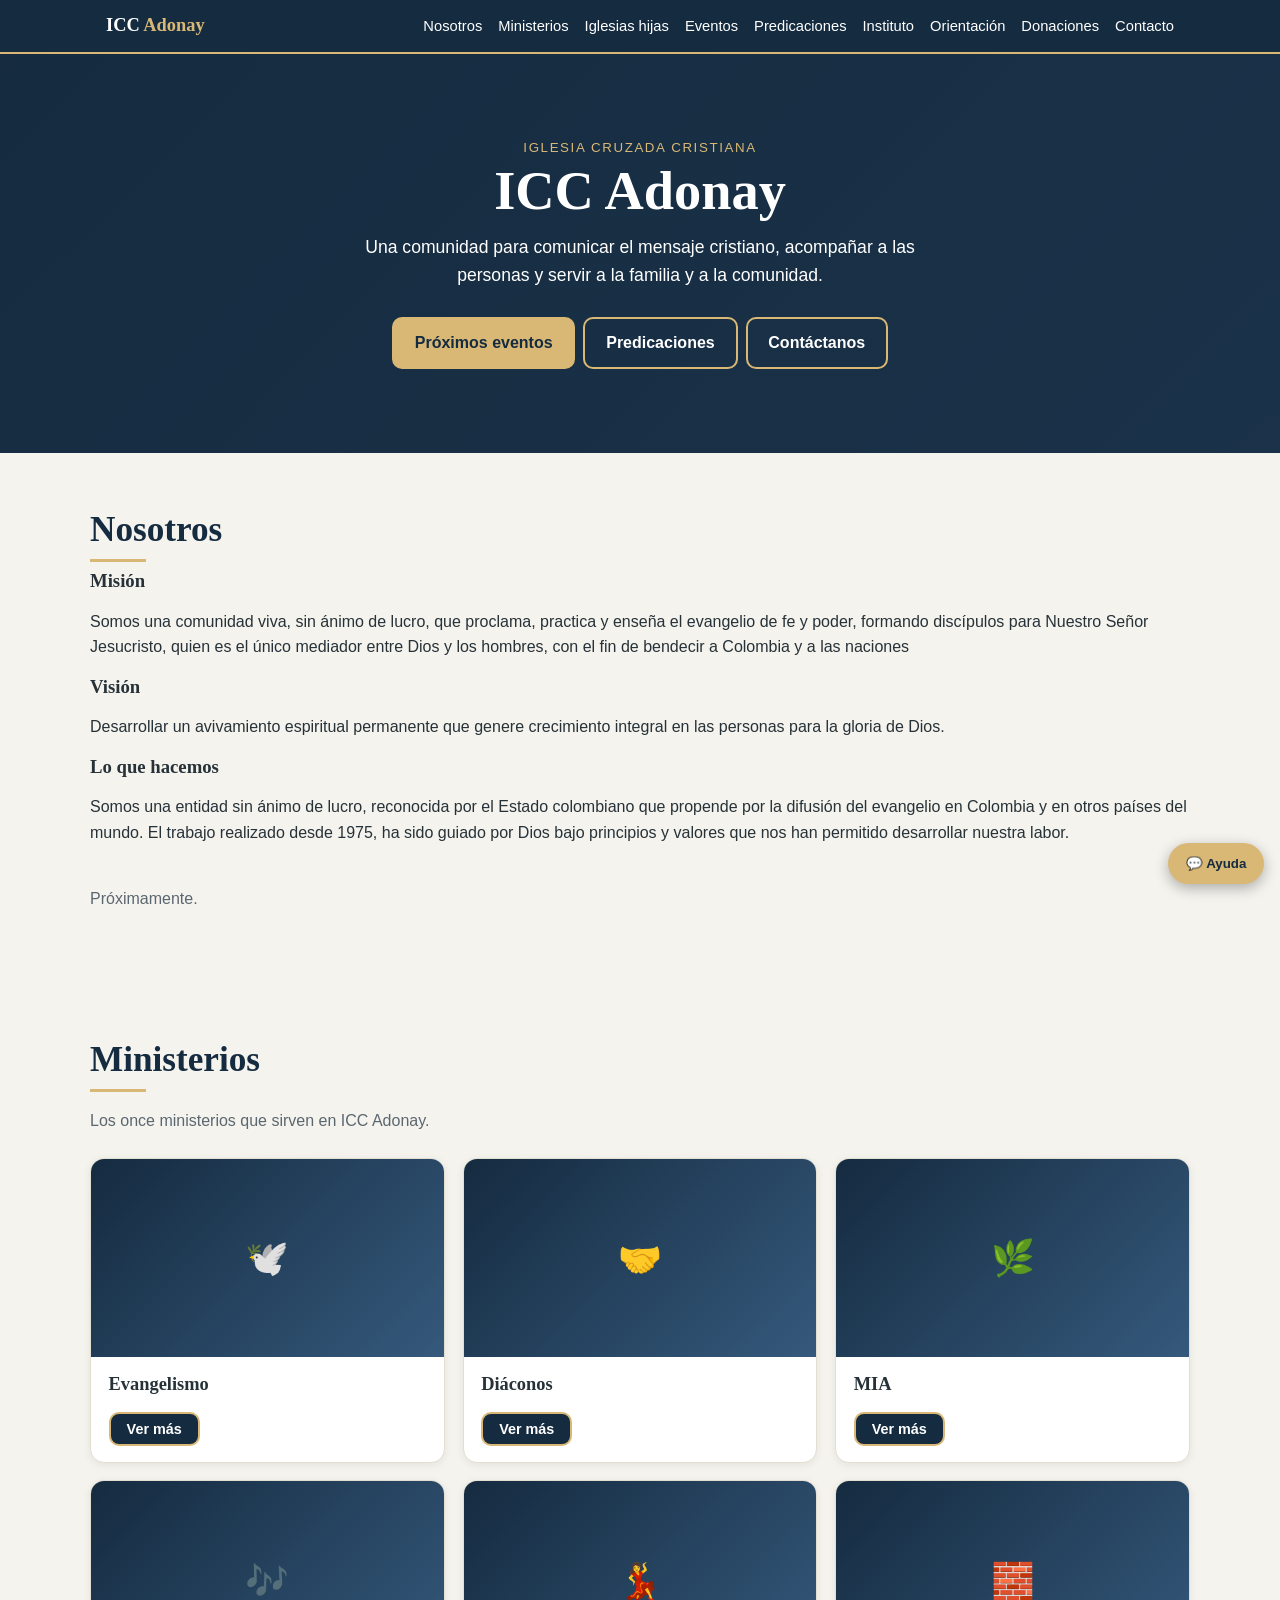
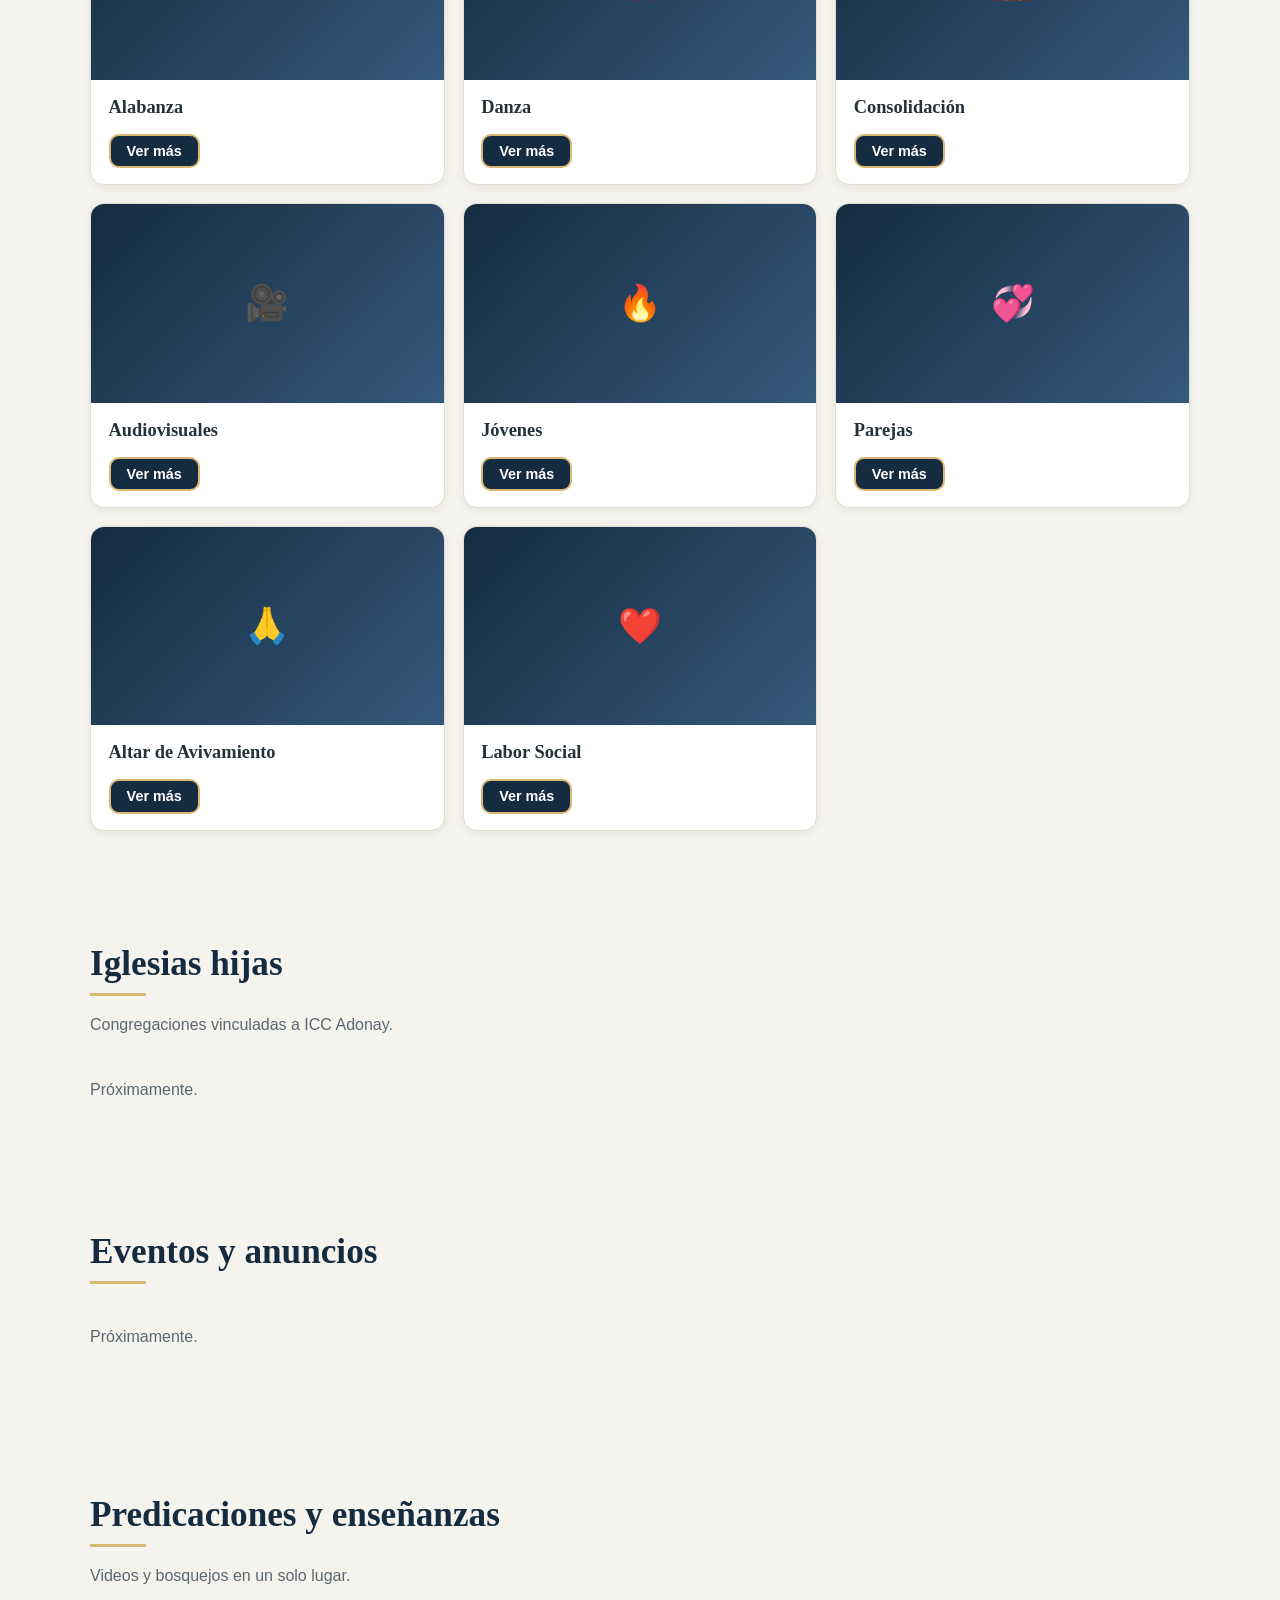
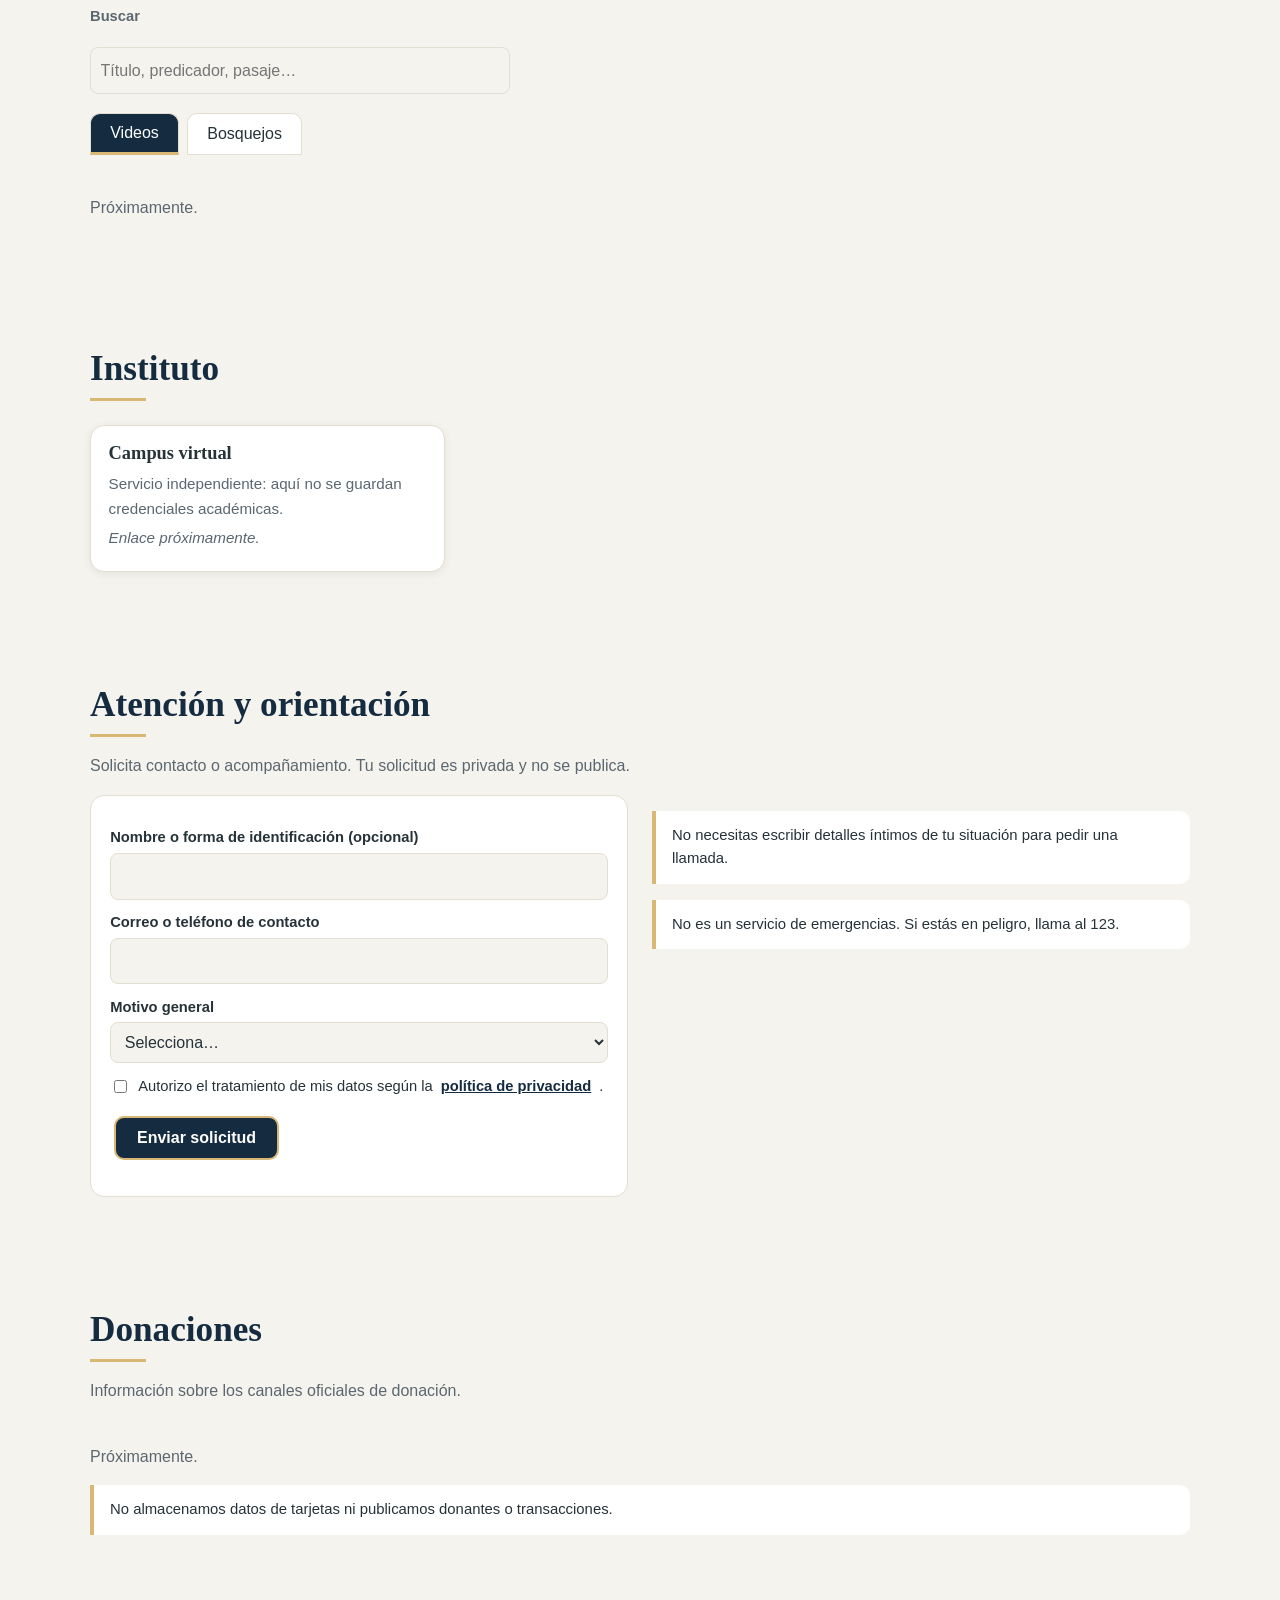
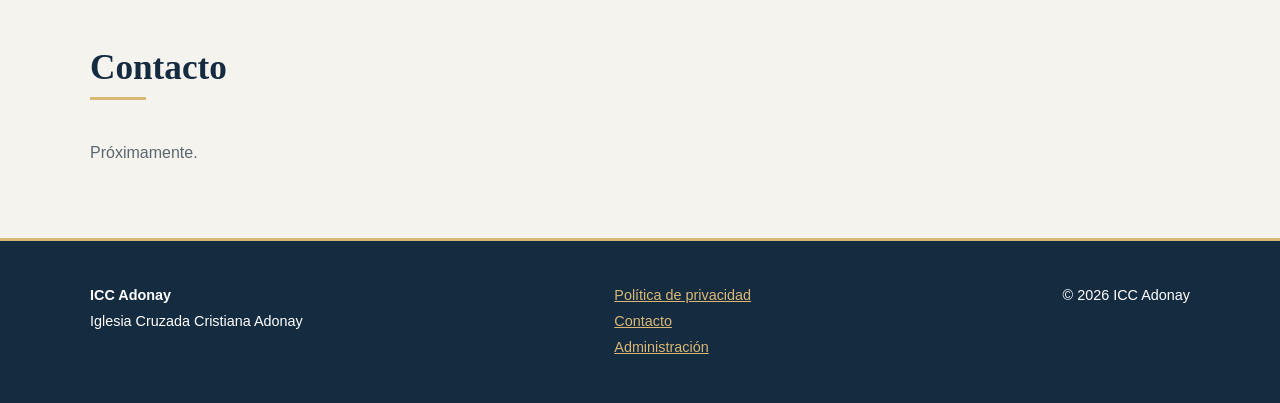
<file: index.html>
<!DOCTYPE html>
<html lang="es">
<head>
<meta charset="utf-8">
<meta name="viewport" content="width=device-width, initial-scale=1, viewport-fit=cover">
<title>ICC Adonay | Iglesia Cruzada Cristiana</title>
<meta name="description" content="Conoce ICC Adonay, nuestros ministerios, actividades, predicaciones y servicios.">
<meta name="theme-color" content="#152B40">
<meta property="og:title" content="ICC Adonay | Iglesia Cruzada Cristiana">
<meta property="og:description" content="Ministerios, eventos, predicaciones y atención de ICC Adonay.">
<meta property="og:type" content="website">
<link rel="icon" href="data:image/svg+xml,%3Csvg xmlns='http://www.w3.org/2000/svg' viewBox='0 0 100 100'%3E%3Ctext y='.9em' font-size='90'%3E⛪%3C/text%3E%3C/svg%3E">
<link rel="stylesheet" href="css/styles.css">
</head>
<body>
<a class="skip" href="#main">Saltar al contenido</a>
<header>
<div class="bar">
<a class="brand" href="#inicio">ICC <span>Adonay</span></a>
<button id="mb" aria-expanded="false" aria-controls="nav" aria-label="Abrir menú">☰ Menú</button>
<nav id="nav" aria-label="Principal"><ul>
<li><a href="#nosotros">Nosotros</a></li><li><a href="#ministerios">Ministerios</a></li><li><a href="#iglesias">Iglesias hijas</a></li><li><a href="#eventos">Eventos</a></li><li><a href="#predicaciones">Predicaciones</a></li><li><a href="#instituto">Instituto</a></li><li><a href="#orientacion">Orientación</a></li><li><a href="#donaciones">Donaciones</a></li><li><a href="#contacto">Contacto</a></li>
</ul></nav>
</div>
</header>
<main id="main">
<div class="hero" id="inicio">
<small>Iglesia Cruzada Cristiana</small>
<h1>ICC Adonay</h1>
<p>Una comunidad para comunicar el mensaje cristiano, acompañar a las personas y servir a la familia y a la comunidad.</p>
<a class="btn p" href="#eventos">Próximos eventos</a><a class="btn s" href="#predicaciones">Predicaciones</a><a class="btn s" href="#contacto">Contáctanos</a>
</div>

<section id="nosotros" class="sec"><div class="w"><h2>Nosotros</h2><h3>Misión</h3><p>Somos una comunidad viva, sin ánimo de lucro, que proclama, practica y enseña el evangelio de fe y poder, formando discípulos para Nuestro Señor Jesucristo, quien es el único mediador entre Dios y los hombres, con el fin de bendecir a Colombia y a las naciones</p><h3>Visión</h3><p>Desarrollar un avivamiento espiritual permanente que genere crecimiento integral en las personas para la gloria de Dios.</p><h3>Lo que hacemos</h3><p>Somos una entidad sin ánimo de lucro, reconocida por el Estado colombiano que propende por la difusión del evangelio en Colombia y en otros países del mundo.
El trabajo realizado desde 1975, ha sido guiado por Dios bajo principios y valores que nos han permitido desarrollar nuestra labor.</p><div class="grid" id="ng"></div></div></section>

<section id="ministerios" class="sec"><div class="w"><h2>Ministerios</h2><p class="lead">Los once ministerios que sirven en ICC Adonay.</p><div class="grid" id="mg"></div></div></section>

<section id="iglesias" class="sec"><div class="w"><h2>Iglesias hijas</h2><p class="lead">Congregaciones vinculadas a ICC Adonay.</p><div class="grid" id="ig"></div></div></section>

<section id="eventos" class="sec"><div class="w"><h2>Eventos y anuncios</h2>
<div class="grid" id="evu"></div>
<p><button class="btn d" id="evb" aria-expanded="false">Ver actividades anteriores</button></p>
<div class="grid" id="evp" hidden></div>
</div></section>

<section id="predicaciones" class="sec"><div class="w">
<h2>Predicaciones y enseñanzas</h2>
<p class="lead">Videos y bosquejos en un solo lugar.</p>
<label for="q" class="lead">Buscar</label><input id="q" class="search" type="search" placeholder="Título, predicador, pasaje…" maxlength="60">
<div class="tabs" role="tablist" aria-label="Predicaciones">
<button role="tab" id="t1" aria-selected="true" aria-controls="p1">Videos</button>
<button role="tab" id="t2" aria-selected="false" aria-controls="p2" tabindex="-1">Bosquejos</button>
</div>
<div class="panel" id="p1" role="tabpanel" aria-labelledby="t1"><div class="grid" id="vg"></div></div>
<div class="panel" id="p2" role="tabpanel" aria-labelledby="t2" hidden><div class="grid" id="bg"></div></div>
</div></section>

<section id="instituto" class="sec"><div class="w"><h2>Instituto</h2><div class="grid" id="inst"></div></div></section>

<section id="orientacion" class="sec"><div class="w">
<h2>Atención y orientación</h2>
<p class="lead">Solicita contacto o acompañamiento. Tu solicitud es privada y no se publica.</p>
<div class="two">
<form id="f" novalidate>
<label for="n">Nombre o forma de identificación (opcional)</label><input id="n" maxlength="80" autocomplete="name">
<label for="c">Correo o teléfono de contacto</label><input id="c" maxlength="120" required autocomplete="email">
<label for="m">Motivo general</label>
<select id="m" required><option value="">Selecciona…</option><option>Orientación pastoral</option><option>Solicitud de contacto</option><option>Acompañamiento</option><option>Otro</option></select>
<div class="hp" aria-hidden="true"><label for="web">No llenar</label><input id="web" tabindex="-1" autocomplete="off"></div>
<label class="chk"><input type="checkbox" id="a" required> Autorizo el tratamiento de mis datos según la <a href="privacidad.html">política de privacidad</a>.</label>
<button class="btn d" type="submit">Enviar solicitud</button>
<div id="msg" role="status" aria-live="polite"></div>
</form>
<div>
<div class="note">No necesitas escribir detalles íntimos de tu situación para pedir una llamada.</div>
<div class="note">No es un servicio de emergencias. Si estás en peligro, llama al 123.</div>
</div></div></div></section>

<section id="donaciones" class="sec"><div class="w"><h2>Donaciones</h2>
<p class="lead">Información sobre los canales oficiales de donación.</p>
<div id="don"></div>
<div class="note">No almacenamos datos de tarjetas ni publicamos donantes o transacciones.</div>
</div></section>

<section id="contacto" class="sec"><div class="w"><h2>Contacto</h2><div class="grid" id="cg"></div><div id="mapa"></div></div></section>
</main>

<footer><div class="w">
<div><p><strong>ICC Adonay</strong></p><p>Iglesia Cruzada Cristiana Adonay</p></div>
<div>
    <p><a href="privacidad.html">Política de privacidad</a></p>
    <p><a href="#contacto">Contacto</a></p>
    <p><a href="https://icc-adonay-api.onrender.com/admin">Administración</a></p>
</div><p>© <span id="yr">2026</span> ICC Adonay</p>
</div></footer>

<dialog id="dlg" aria-label="Detalle del ministerio"><div id="dc"></div><form method="dialog"><button class="btn d">Cerrar</button></form></dialog>

<button id="chatb" aria-expanded="false" aria-controls="chat">💬 Ayuda</button>
<div id="chat" role="dialog" aria-label="Asistente de orientación">
<header>Asistente ICC Adonay</header>
<div id="cl" aria-live="polite"><p>Hola, puedo orientarte sobre la página. No reemplazo a un pastor ni a servicios de emergencia.</p></div>
<div class="q"><button data-k="Horarios">Horarios</button><button data-k="Ministerios">Ministerios</button><button data-k="Eventos">Eventos</button><button data-k="Instituto">Instituto</button><button data-k="Hablar con una persona">Hablar con una persona</button></div>
<form id="cf"><input id="ci" aria-label="Escribe tu pregunta" maxlength="120" placeholder="Escribe tu pregunta"><button>Enviar</button></form>
</div>
<script src="js/data.js"></script>
<script src="js/config.js"></script>
<script src="js/loader.js"></script>
</body>
</html>
</file>
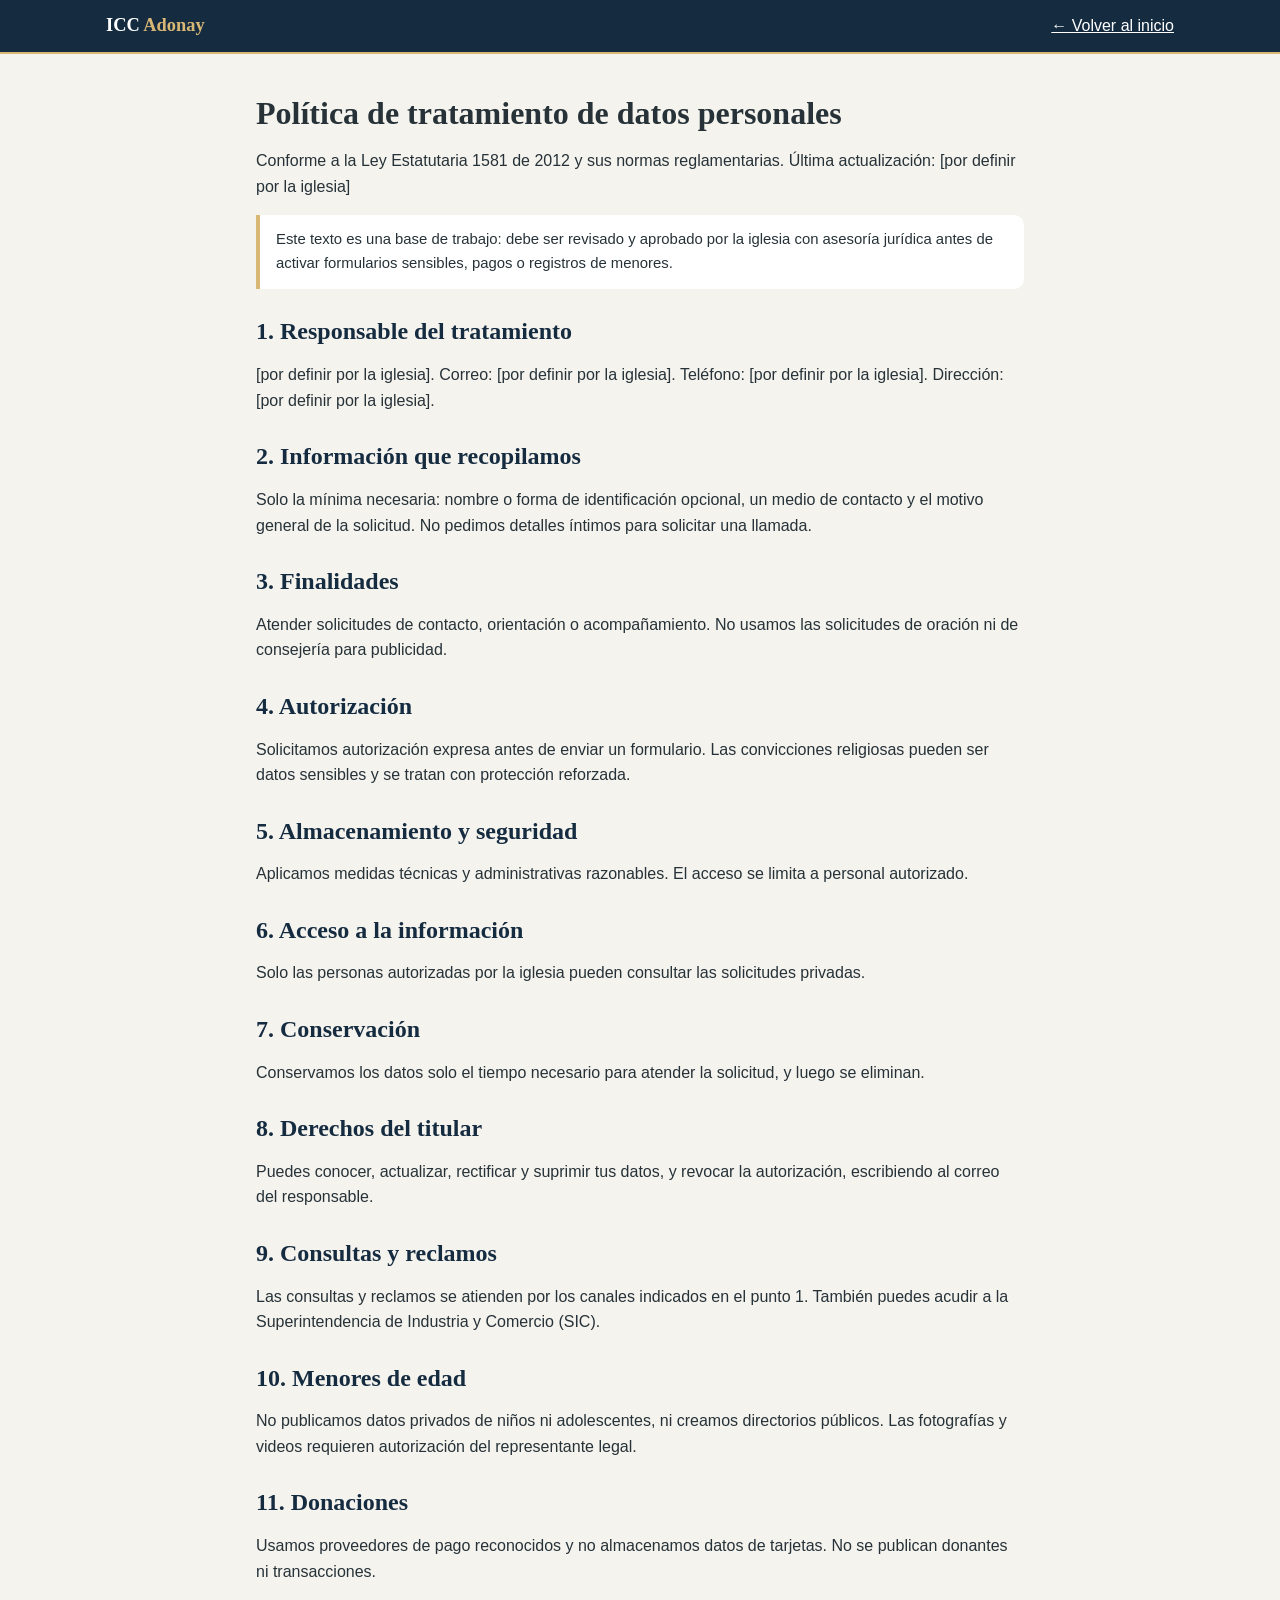
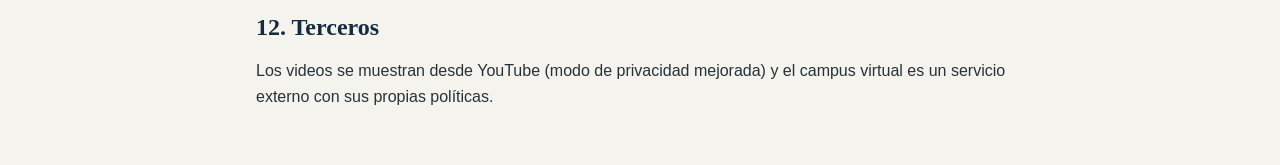
<file: privacidad.html>
<!DOCTYPE html>
<html lang="es"><head><meta charset="utf-8"><meta name="viewport" content="width=device-width, initial-scale=1, viewport-fit=cover">
<title>Política de privacidad | ICC Adonay</title><meta name="description" content="Política de tratamiento de datos personales de ICC Adonay.">
<link rel="stylesheet" href="css/styles.css"></head>
<body>
<header><div class="bar"><a class="brand" href="index.html">ICC <span>Adonay</span></a><a href="index.html" style="color:#fff">← Volver al inicio</a></div></header>
<main class="doc">
<h1>Política de tratamiento de datos personales</h1>
<p>Conforme a la Ley Estatutaria 1581 de 2012 y sus normas reglamentarias. Última actualización: <span data-f="fecha"></span></p>
<div class="note">Este texto es una base de trabajo: debe ser revisado y aprobado por la iglesia con asesoría jurídica antes de activar formularios sensibles, pagos o registros de menores.</div>
<h2>1. Responsable del tratamiento</h2><p><span data-f="responsable"></span>. Correo: <span data-f="email"></span>. Teléfono: <span data-f="telefono"></span>. Dirección: <span data-f="direccion"></span>.</p>
<h2>2. Información que recopilamos</h2><p>Solo la mínima necesaria: nombre o forma de identificación opcional, un medio de contacto y el motivo general de la solicitud. No pedimos detalles íntimos para solicitar una llamada.</p>
<h2>3. Finalidades</h2><p>Atender solicitudes de contacto, orientación o acompañamiento. No usamos las solicitudes de oración ni de consejería para publicidad.</p>
<h2>4. Autorización</h2><p>Solicitamos autorización expresa antes de enviar un formulario. Las convicciones religiosas pueden ser datos sensibles y se tratan con protección reforzada.</p>
<h2>5. Almacenamiento y seguridad</h2><p>Aplicamos medidas técnicas y administrativas razonables. El acceso se limita a personal autorizado.</p>
<h2>6. Acceso a la información</h2><p>Solo las personas autorizadas por la iglesia pueden consultar las solicitudes privadas.</p>
<h2>7. Conservación</h2><p>Conservamos los datos solo el tiempo necesario para atender la solicitud, y luego se eliminan.</p>
<h2>8. Derechos del titular</h2><p>Puedes conocer, actualizar, rectificar y suprimir tus datos, y revocar la autorización, escribiendo al correo del responsable.</p>
<h2>9. Consultas y reclamos</h2><p>Las consultas y reclamos se atienden por los canales indicados en el punto 1. También puedes acudir a la Superintendencia de Industria y Comercio (SIC).</p>
<h2>10. Menores de edad</h2><p>No publicamos datos privados de niños ni adolescentes, ni creamos directorios públicos. Las fotografías y videos requieren autorización del representante legal.</p>
<h2>11. Donaciones</h2><p>Usamos proveedores de pago reconocidos y no almacenamos datos de tarjetas. No se publican donantes ni transacciones.</p>
<h2>12. Terceros</h2><p>Los videos se muestran desde YouTube (modo de privacidad mejorada) y el campus virtual es un servicio externo con sus propias políticas.</p>
</main>
<script src="js/data.js"></script>
<script src="js/config.js"></script>
<script src="js/loader.js"></script>
</body>
</html>
</file>
<file: css/styles.css>
:root{--navy:#152B40;--gold:#D9B875;--warm:#F5F3EE;--ink:#263238;--card:#fff;--bg:#F5F3EE;--line:#e3ded2;--muted:#5b6770;--hero-ov:rgba(21,43,64,.78);
box-sizing:border-box;padding-top:env(safe-area-inset-top,0px);padding-bottom:env(safe-area-inset-bottom,0px)}
@media(prefers-color-scheme:dark){:root:not([data-theme="light"]){--bg:#0e1b29;--card:#152B40;--ink:#e9edf0;--line:#2a4259;--muted:#a9b6c0;--warm:#12263a}}
*,*::before,*::after{box-sizing:inherit}
html{scroll-behavior:smooth;scroll-padding-top:calc(env(safe-area-inset-top,0px) + 70px)}
body{margin:0;background:var(--bg);color:var(--ink);font-family:Arial,Helvetica,sans-serif;line-height:1.6}
h1,h2,h3{font-family:Georgia,serif;line-height:1.2;margin:0 0 .5rem}
a{color:inherit}
:focus-visible{outline:3px solid var(--gold);outline-offset:2px}
.skip{position:absolute;left:-999px;background:var(--gold);color:var(--navy);padding:.5rem 1rem;z-index:50}
.skip:focus{left:8px;top:8px}
header{position:sticky;top:env(safe-area-inset-top,0px);background:var(--navy);color:#fff;z-index:20;border-bottom:2px solid var(--gold)}
.bar{max-width:1100px;margin:auto;padding:.7rem 1rem;display:flex;align-items:center;justify-content:space-between;gap:1rem}
.brand{font-family:Georgia,serif;font-weight:bold;font-size:1.15rem;text-decoration:none;color:#fff}
.brand span{color:var(--gold)}
nav ul{list-style:none;margin:0;padding:0;display:flex;gap:1rem;flex-wrap:wrap}
nav a{color:#fff;text-decoration:none;font-size:.92rem;padding:.2rem 0;border-bottom:2px solid transparent}
nav a:hover{border-color:var(--gold)}
#mb{display:none;background:none;border:1px solid var(--gold);color:#fff;border-radius:8px;padding:.4rem .7rem;font-size:1rem}
@media(max-width:800px){#mb{display:block}nav{display:none;width:100%}nav.open{display:block}.bar{flex-wrap:wrap}nav ul{flex-direction:column;gap:.2rem;padding:.5rem 0}nav a{display:block;padding:.4rem 0}}
.hero{background:linear-gradient(var(--hero-ov),var(--hero-ov)),linear-gradient(135deg,#152B40,#2c4a68);color:#fff;text-align:center;padding:5rem 1rem}
.hero h1{font-size:clamp(2rem,6vw,3.4rem)}
.hero p{max-width:620px;margin:.5rem auto 1.5rem;font-size:1.1rem}
.hero small{color:var(--gold);letter-spacing:.12em;text-transform:uppercase}
.btn{display:inline-block;padding:.7rem 1.3rem;border-radius:10px;text-decoration:none;font-weight:bold;margin:.25rem;border:2px solid var(--gold);cursor:pointer;font-size:1rem}
.btn.p{background:var(--gold);color:var(--navy)}
.btn.s{background:transparent;color:#fff}
.btn.d{background:var(--navy);color:#fff}
section{padding:3.5rem 1rem}
section:nth-of-type(even){background:var(--warm)}
.w{max-width:1100px;margin:auto}
.sec h2{font-size:clamp(1.6rem,4vw,2.2rem);color:var(--navy)}
@media(prefers-color-scheme:dark){:root:not([data-theme="light"]) .sec h2{color:var(--gold)}}
.sec h2::after{content:"";display:block;width:56px;height:3px;background:var(--gold);margin-top:.5rem}
.lead{color:var(--muted);max-width:700px}
.grid{display:grid;gap:1.1rem;margin-top:1.5rem;grid-template-columns:1fr}
@media(min-width:701px){.grid{grid-template-columns:repeat(2,1fr)}}
@media(min-width:801px){.grid{grid-template-columns:repeat(3,1fr)}}
.card{background:var(--card);border:1px solid var(--line);border-radius:14px;box-shadow:0 2px 8px rgba(0,0,0,.07);overflow:hidden}
.card .ph{aspect-ratio:16/9;background:linear-gradient(135deg,var(--navy),#35597c);display:flex;align-items:center;justify-content:center;font-size:2.2rem}
.card .b{padding:1rem 1.1rem}
.card h3{font-size:1.15rem}
.card p{margin:.3rem 0;color:var(--muted);font-size:.95rem}
.tag{display:inline-block;font-size:.75rem;background:var(--gold);color:var(--navy);padding:.1rem .6rem;border-radius:99px;font-weight:bold}
.tabs{display:flex;gap:.5rem;margin:1.2rem 0 0;flex-wrap:wrap}
.tabs button{padding:.6rem 1.2rem;border-radius:10px 10px 0 0;border:1px solid var(--line);background:var(--card);color:var(--ink);cursor:pointer;font-size:1rem}
.tabs button[aria-selected="true"]{background:var(--navy);color:#fff;border-bottom:3px solid var(--gold)}
.panel[hidden]{display:none}
.two{display:grid;gap:1.5rem;grid-template-columns:1fr}
@media(min-width:801px){.two{grid-template-columns:1fr 1fr}}
form{background:var(--card);border:1px solid var(--line);border-radius:14px;padding:1.2rem}
label{display:block;font-weight:bold;margin:.7rem 0 .2rem;font-size:.92rem}
input,select,textarea{width:100%;padding:.6rem;border:1px solid var(--line);border-radius:8px;font:inherit;background:var(--bg);color:var(--ink)}
.chk{display:flex;gap:.5rem;align-items:flex-start;font-weight:normal;margin:.8rem 0}
.chk input{width:auto;margin-top:.3rem}
#msg{margin-top:.8rem;font-weight:bold;color:var(--navy)}
@media(prefers-color-scheme:dark){:root:not([data-theme="light"]) #msg{color:var(--gold)}}
.note{border-left:4px solid var(--gold);background:var(--card);padding:.8rem 1rem;border-radius:0 10px 10px 0;margin-top:1rem;font-size:.93rem}
footer{background:var(--navy);color:#fff;padding:2.5rem 1rem;border-top:3px solid var(--gold)}
footer .w{display:flex;flex-wrap:wrap;gap:1.5rem;justify-content:space-between}
footer a{color:var(--gold)}
footer p{margin:.2rem 0;font-size:.9rem}
#chatb{position:fixed;right:16px;bottom:calc(16px + env(safe-area-inset-bottom,0px));background:var(--gold);color:var(--navy);border:0;border-radius:99px;padding:.8rem 1.1rem;font-weight:bold;box-shadow:0 4px 14px rgba(0,0,0,.3);cursor:pointer;z-index:30}
#chat{position:fixed;right:16px;bottom:calc(70px + env(safe-area-inset-bottom,0px));width:min(340px,calc(100% - 32px));background:var(--card);border:1px solid var(--line);border-radius:14px;box-shadow:0 6px 24px rgba(0,0,0,.3);z-index:30;display:none;overflow:hidden}
#chat.open{display:block}
#chat header{position:static;padding:.6rem 1rem;font-weight:bold;border:0}
#cl{padding:.8rem;max-height:220px;overflow:auto;font-size:.92rem}
#cl p{margin:.3rem 0;padding:.4rem .7rem;border-radius:10px;background:var(--warm)}
#cl p.u{background:var(--navy);color:#fff;text-align:right}
#chat .q{display:flex;flex-wrap:wrap;gap:.3rem;padding:.5rem .8rem .8rem}
#chat .q button{border:1px solid var(--gold);background:none;color:var(--ink);border-radius:99px;padding:.25rem .7rem;cursor:pointer;font-size:.82rem}
@media(prefers-reduced-motion:reduce){html{scroll-behavior:auto}}

/* ===== Versión completa ===== */
[hidden]{display:none!important}
.ph{overflow:hidden}.ph img{width:100%;height:100%;object-fit:cover;display:block}
.card .more{margin:.5rem 0 0;padding:.45rem 1rem;font-size:.9rem}
.card ul{margin:.3rem 0;padding-left:1.2rem;color:var(--muted)}
.vt{position:relative;display:block;width:100%;padding:0;border:0;cursor:pointer;aspect-ratio:16/9;background:#000}
.vt img{width:100%;height:100%;object-fit:cover;opacity:.85}
.vt span{position:absolute;inset:0;display:flex;align-items:center;justify-content:center;font-size:3rem;color:#fff;text-shadow:0 2px 10px #000}
.card iframe{width:100%;aspect-ratio:16/9;border:0;display:block}
details.card summary{padding:1rem 1.1rem;cursor:pointer;list-style:none}
details.card summary small{color:var(--muted)}
details.card h4{margin:.8rem 0 .1rem;color:var(--navy)}
dialog{max-width:520px;width:calc(100% - 2rem);border:2px solid var(--gold);border-radius:14px;background:var(--card);color:var(--ink);padding:1.2rem}
dialog::backdrop{background:rgba(0,0,0,.6)}
dialog .ph{border-radius:10px;margin-bottom:.8rem}
.search{margin:1rem 0 0;max-width:420px}
.hp{position:absolute;left:-9999px;height:0;overflow:hidden}
#msg.err{color:#b3261e}
#mapa iframe{width:100%;height:320px;border:0;border-radius:14px;margin-top:1.2rem}
.lead a,.note a,form a{color:var(--navy);font-weight:bold}
#cf{display:flex;gap:.4rem;padding:0 .8rem .8rem}
#cf button{background:var(--navy);color:#fff;border:0;border-radius:8px;padding:0 .8rem;cursor:pointer}
.doc{max-width:800px;margin:auto;padding:2.5rem 1rem}
.doc h2{color:var(--navy);margin-top:1.8rem}
@media(prefers-color-scheme:dark){:root:not([data-theme="light"]) details.card h4,:root:not([data-theme="light"]) .doc h2,:root:not([data-theme="light"]) .lead a,:root:not([data-theme="light"]) form a{color:var(--gold)}}
@media print{header,#chatb,#chat,.hero .btn{display:none}}
</file>
